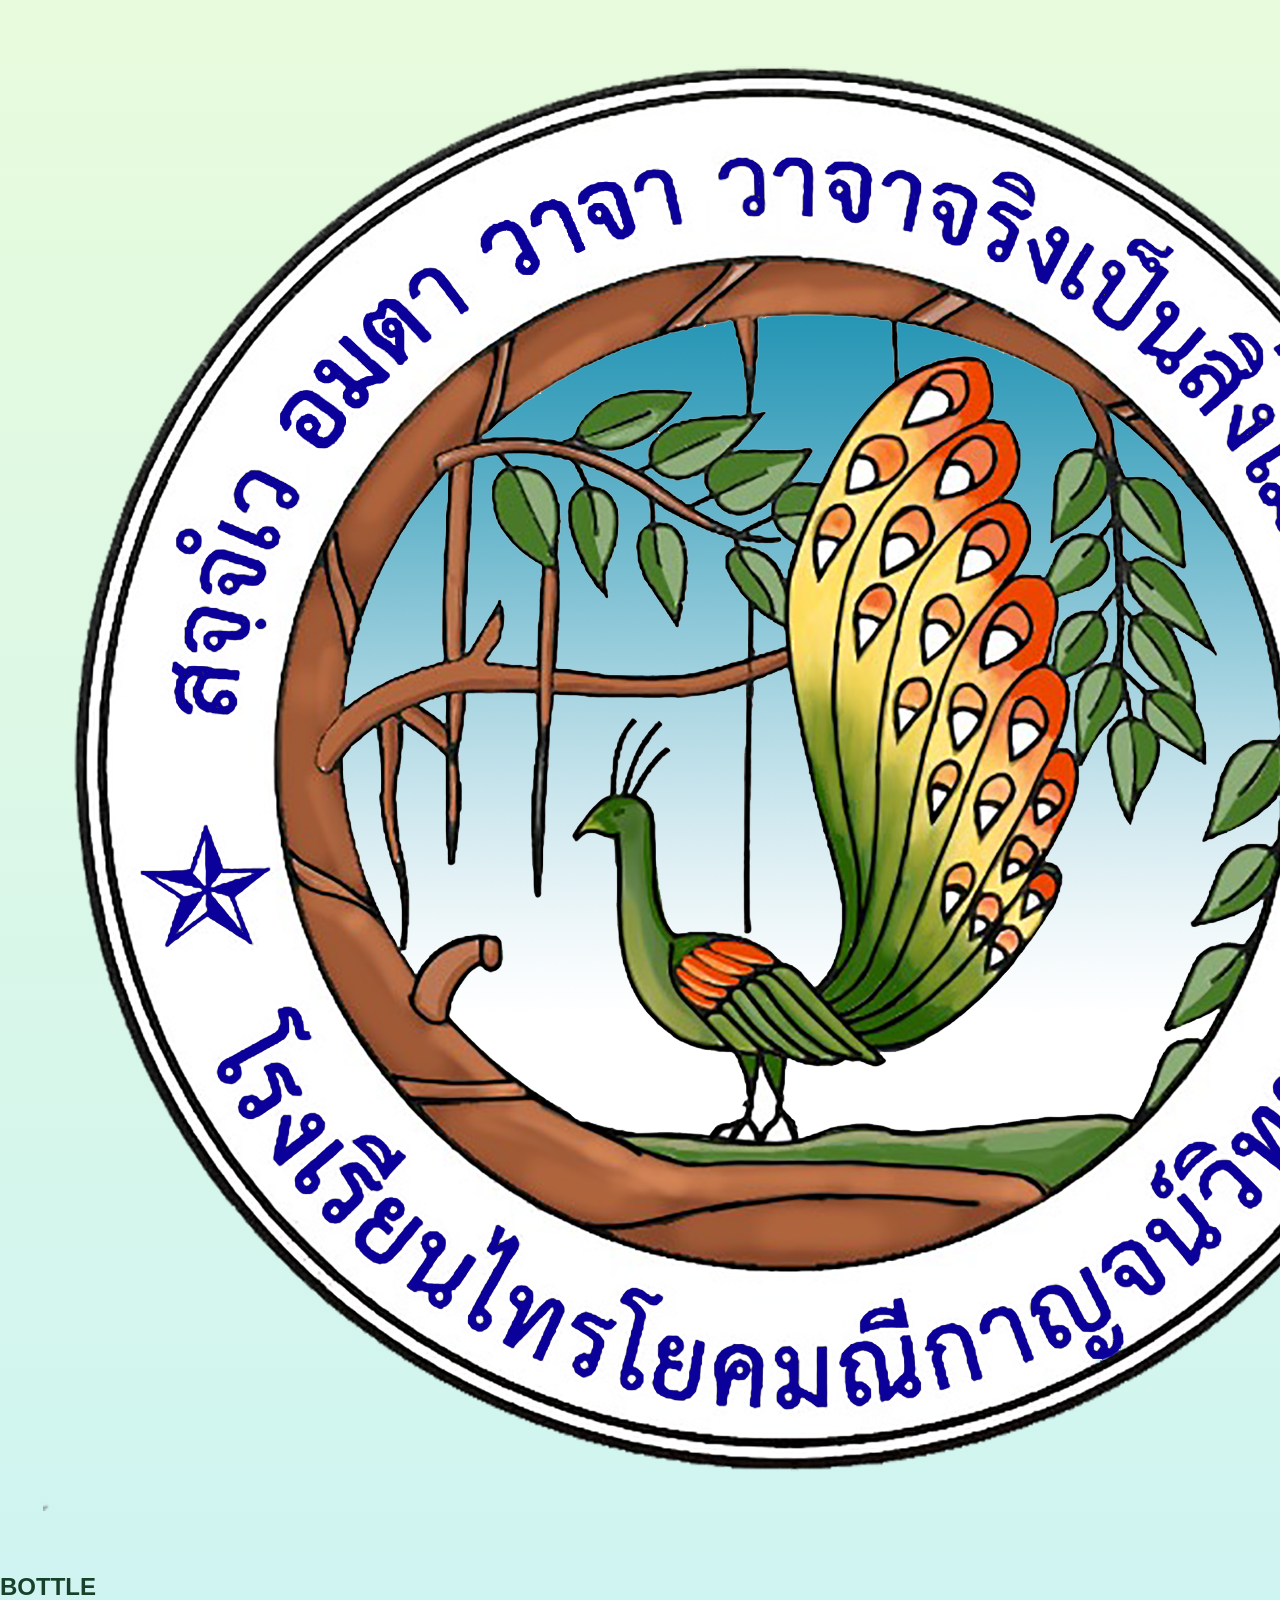
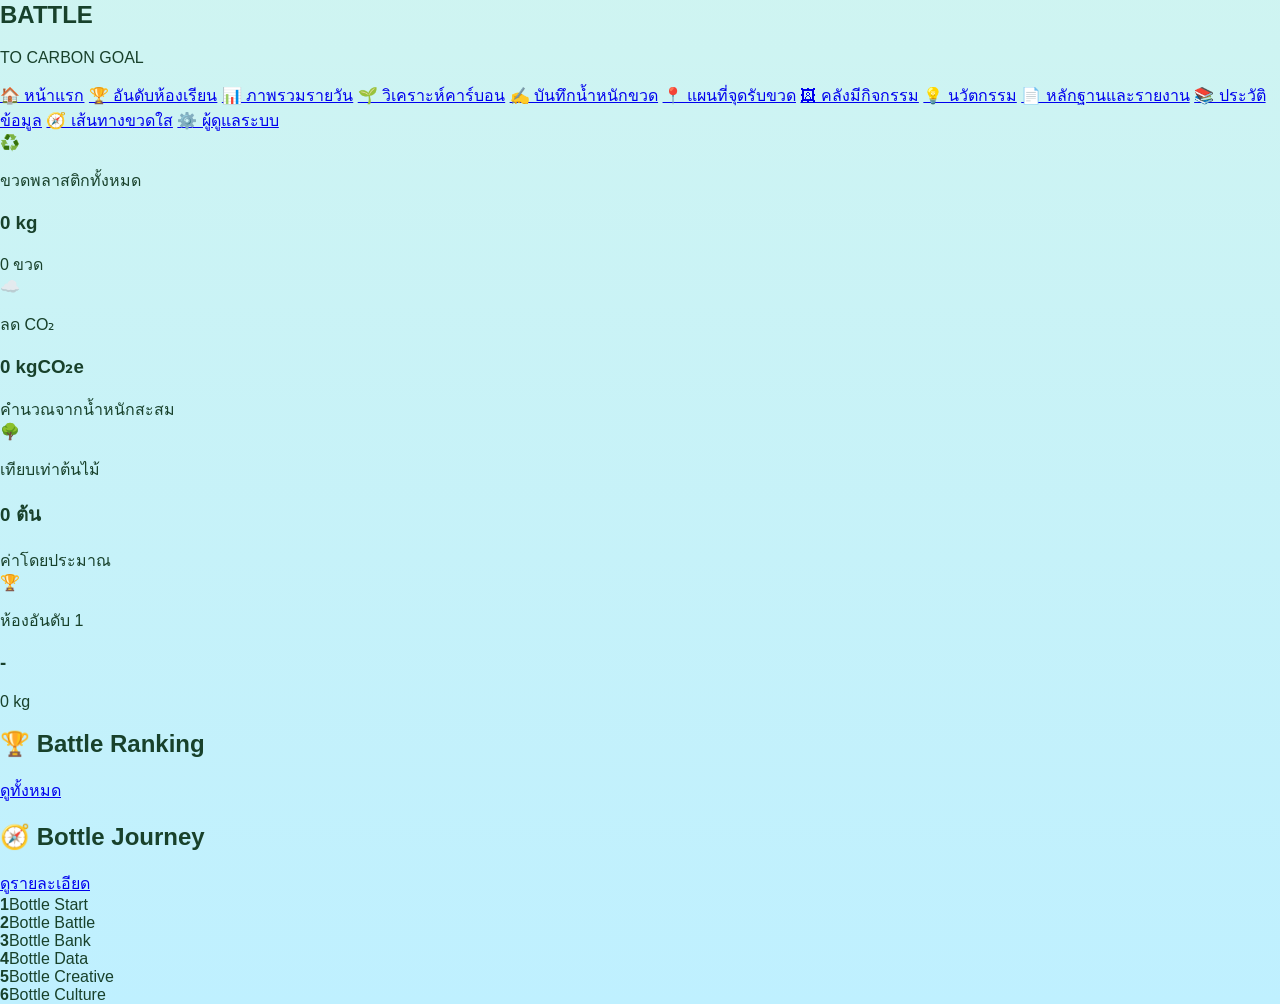
<file: index.html>
<!DOCTYPE html>
<html lang="th">
<head>
  <meta charset="UTF-8" />
  <meta name="viewport" content="width=device-width, initial-scale=1.0" />

  <title>Bottle Battle to Carbon Goal</title>

  <link rel="preconnect" href="https://fonts.googleapis.com">
  <link rel="preconnect" href="https://fonts.gstatic.com" crossorigin>
  <link href="https://fonts.googleapis.com/css2?family=Playpen+Sans+Thai:wght@400;600;700;800&display=swap" rel="stylesheet">

  <link rel="stylesheet" href="css/style.css" />
</head>

<body>
  <aside class="sidebar">
    <div class="brand">
      <div class="brand-logo">
        <img src="assets/logo.png" alt="โลโก้โรงเรียน">
      </div>

      <div class="brand-text">
        <h2>BOTTLE<br>BATTLE</h2>
        <p>TO CARBON GOAL</p>
      </div>
    </div>

    <nav class="menu">
      <a class="active" href="index.html">🏠 หน้าแรก</a>
      <a href="ranking.html">🏆 อันดับห้องเรียน</a>
      <a href="dashboard.html">📊 ภาพรวมรายวัน</a>
      <a href="carbon.html">🌱 วิเคราะห์คาร์บอน</a>
       <a href="submit.html">✍️ บันทึกน้ำหนักขวด</a>
      <a href="map.html">📍 แผนที่จุดรับขวด</a>
      <a href="gallery.html">🖼 คลังมีกิจกรรม</a>
      <a href="innovation.html">💡 นวัตกรรม</a>
      <a href="report.html">📄 หลักฐานและรายงาน</a>
      <a href="history.html">📚 ประวัติข้อมูล</a>
      <a href="journey.html">🧭 เส้นทางขวดใส</a>
      <a href="admin.html">⚙️ ผู้ดูแลระบบ</a>
    </nav>
  </aside>

  <main class="main">
    <section class="hero"></section>

    <section class="kpi-grid" id="homeKpis">
      <article class="kpi-card">
        <div class="icon">♻️</div>
        <p>ขวดพลาสติกทั้งหมด</p>
        <h3 id="totalWeight">0 kg</h3>
        <span id="totalBottles">0 ขวด</span>
      </article>

      <article class="kpi-card">
        <div class="icon">☁️</div>
        <p>ลด CO₂</p>
        <h3 id="co2Saved">0 kgCO₂e</h3>
        <span>คำนวณจากน้ำหนักสะสม</span>
      </article>

      <article class="kpi-card">
        <div class="icon">🌳</div>
        <p>เทียบเท่าต้นไม้</p>
        <h3 id="treeCount">0 ต้น</h3>
        <span>ค่าโดยประมาณ</span>
      </article>

      <article class="kpi-card">
        <div class="icon">🏆</div>
        <p>ห้องอันดับ 1</p>
        <h3 id="topClass">-</h3>
        <span id="topClassWeight">0 kg</span>
      </article>
    </section>

    <section class="content-grid">
      <article class="panel">
        <div class="panel-head">
          <h2>🏆 Battle Ranking</h2>
          <a href="ranking.html">ดูทั้งหมด</a>
        </div>

        <div class="podium" id="podium"></div>
      </article>

      <article class="panel">
        <div class="panel-head">
          <h2>🧭 Bottle Journey</h2>
          <a href="journey.html">ดูรายละเอียด</a>
        </div>

        <div class="journey">
          <div><b>1</b><span>Bottle Start</span></div>
          <div><b>2</b><span>Bottle Battle</span></div>
          <div><b>3</b><span>Bottle Bank</span></div>
          <div><b>4</b><span>Bottle Data</span></div>
          <div><b>5</b><span>Bottle Creative</span></div>
          <div><b>6</b><span>Bottle Culture</span></div>
        </div>
      </article>
    </section>
  </main>

  <script src="js/api.js"></script>
  <script src="js/app.js"></script>
</body>
</html>
</file>
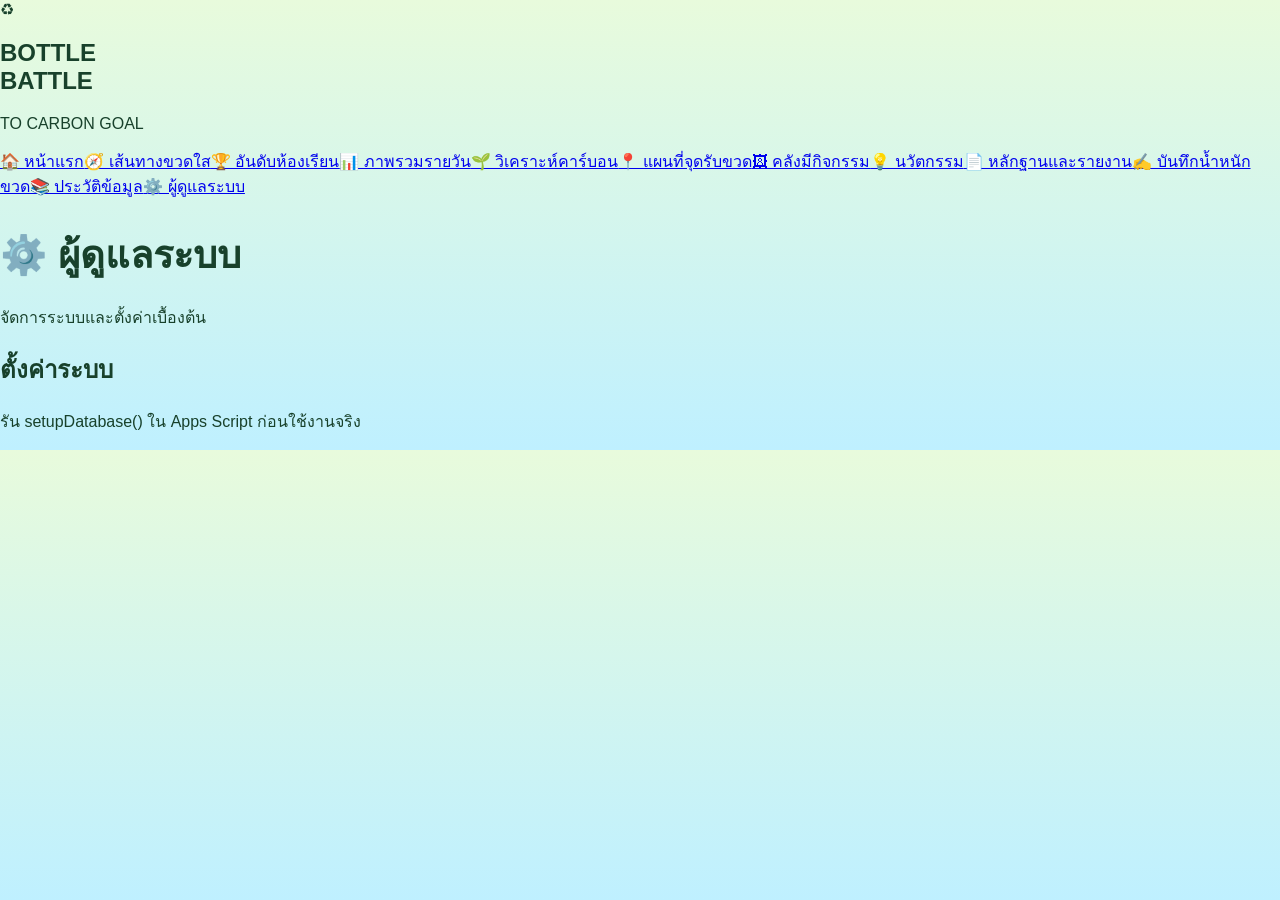
<file: admin.html>
<!DOCTYPE html><html lang="th"><head><meta charset="UTF-8"><meta name="viewport" content="width=device-width, initial-scale=1.0"><title>ผู้ดูแลระบบ | Bottle Battle</title><link rel="preconnect" href="https://fonts.googleapis.com"><link rel="preconnect" href="https://fonts.gstatic.com" crossorigin><link href="https://fonts.googleapis.com/css2?family=Playpen+Sans+Thai:wght@400;600;700;800&display=swap" rel="stylesheet"><link rel="stylesheet" href="css/style.css"></head><body><aside class="sidebar"><div class="brand"><div class="brand-logo">♻</div><div><h2>BOTTLE<br>BATTLE</h2><p>TO CARBON GOAL</p></div></div><nav class="menu"><a href="index.html">🏠 หน้าแรก</a><a href="journey.html">🧭 เส้นทางขวดใส</a><a href="ranking.html">🏆 อันดับห้องเรียน</a><a href="dashboard.html">📊 ภาพรวมรายวัน</a><a href="carbon.html">🌱 วิเคราะห์คาร์บอน</a><a href="map.html">📍 แผนที่จุดรับขวด</a><a href="gallery.html">🖼 คลังมีกิจกรรม</a><a href="innovation.html">💡 นวัตกรรม</a><a href="report.html">📄 หลักฐานและรายงาน</a><a href="submit.html">✍️ บันทึกน้ำหนักขวด</a><a href="history.html">📚 ประวัติข้อมูล</a><a href="admin.html">⚙️ ผู้ดูแลระบบ</a></nav></aside><main class="main"><header class="page-title"><h1>⚙️ ผู้ดูแลระบบ</h1><p>จัดการระบบและตั้งค่าเบื้องต้น</p></header><section class="panel"><h2>ตั้งค่าระบบ</h2><p>รัน setupDatabase() ใน Apps Script ก่อนใช้งานจริง</p></section></main><script src="js/api.js"></script><script src="js/app.js"></script></body></html>
</file>
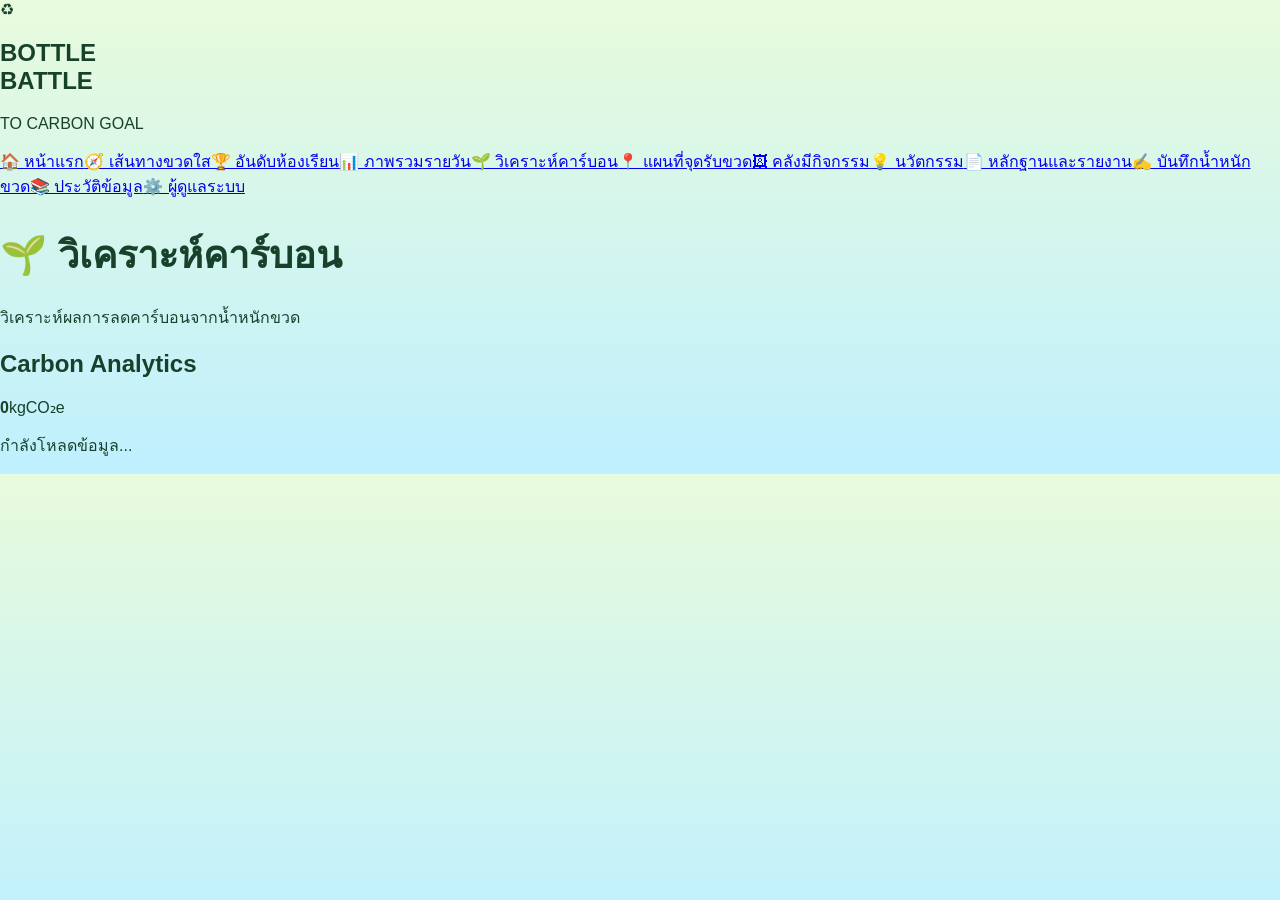
<file: carbon.html>
<!DOCTYPE html><html lang="th"><head><meta charset="UTF-8"><meta name="viewport" content="width=device-width, initial-scale=1.0"><title>วิเคราะห์คาร์บอน | Bottle Battle</title><link rel="preconnect" href="https://fonts.googleapis.com"><link rel="preconnect" href="https://fonts.gstatic.com" crossorigin><link href="https://fonts.googleapis.com/css2?family=Playpen+Sans+Thai:wght@400;600;700;800&display=swap" rel="stylesheet"><link rel="stylesheet" href="css/style.css"></head><body><aside class="sidebar"><div class="brand"><div class="brand-logo">♻</div><div><h2>BOTTLE<br>BATTLE</h2><p>TO CARBON GOAL</p></div></div><nav class="menu"><a href="index.html">🏠 หน้าแรก</a><a href="journey.html">🧭 เส้นทางขวดใส</a><a href="ranking.html">🏆 อันดับห้องเรียน</a><a href="dashboard.html">📊 ภาพรวมรายวัน</a><a href="carbon.html">🌱 วิเคราะห์คาร์บอน</a><a href="map.html">📍 แผนที่จุดรับขวด</a><a href="gallery.html">🖼 คลังมีกิจกรรม</a><a href="innovation.html">💡 นวัตกรรม</a><a href="report.html">📄 หลักฐานและรายงาน</a><a href="submit.html">✍️ บันทึกน้ำหนักขวด</a><a href="history.html">📚 ประวัติข้อมูล</a><a href="admin.html">⚙️ ผู้ดูแลระบบ</a></nav></aside><main class="main"><header class="page-title"><h1>🌱 วิเคราะห์คาร์บอน</h1><p>วิเคราะห์ผลการลดคาร์บอนจากน้ำหนักขวด</p></header><section class="panel"><h2>Carbon Analytics</h2><div class="carbon-box"><div><b id="carbonTotal">0</b><span>kgCO₂e</span></div><p id="carbonText">กำลังโหลดข้อมูล...</p></div></section></main><script src="js/api.js"></script><script src="js/app.js"></script></body></html>
</file>
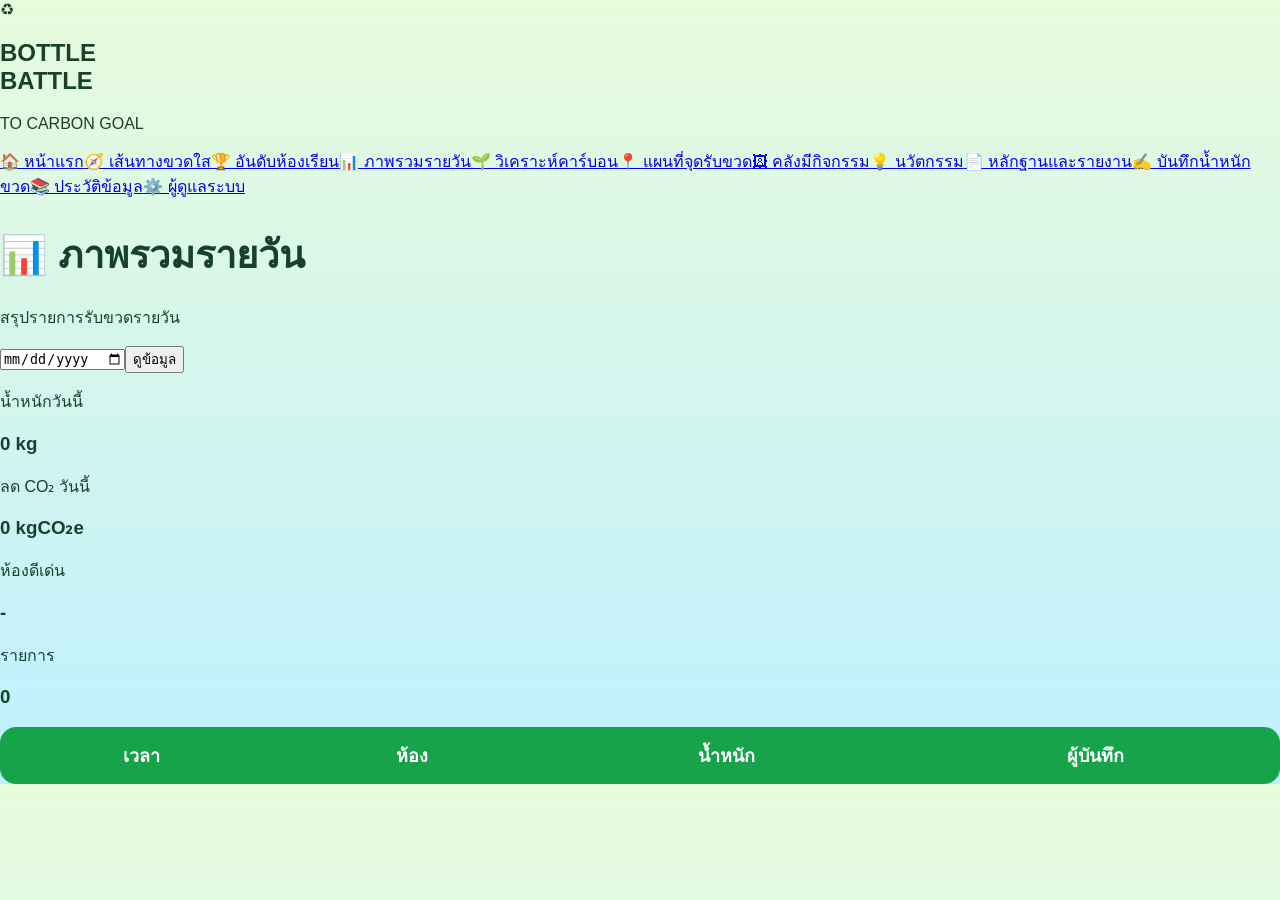
<file: dashboard.html>
<!DOCTYPE html><html lang="th"><head><meta charset="UTF-8"><meta name="viewport" content="width=device-width, initial-scale=1.0"><title>ภาพรวมรายวัน | Bottle Battle</title><link rel="preconnect" href="https://fonts.googleapis.com"><link rel="preconnect" href="https://fonts.gstatic.com" crossorigin><link href="https://fonts.googleapis.com/css2?family=Playpen+Sans+Thai:wght@400;600;700;800&display=swap" rel="stylesheet"><link rel="stylesheet" href="css/style.css"></head><body><aside class="sidebar"><div class="brand"><div class="brand-logo">♻</div><div><h2>BOTTLE<br>BATTLE</h2><p>TO CARBON GOAL</p></div></div><nav class="menu"><a href="index.html">🏠 หน้าแรก</a><a href="journey.html">🧭 เส้นทางขวดใส</a><a href="ranking.html">🏆 อันดับห้องเรียน</a><a href="dashboard.html">📊 ภาพรวมรายวัน</a><a href="carbon.html">🌱 วิเคราะห์คาร์บอน</a><a href="map.html">📍 แผนที่จุดรับขวด</a><a href="gallery.html">🖼 คลังมีกิจกรรม</a><a href="innovation.html">💡 นวัตกรรม</a><a href="report.html">📄 หลักฐานและรายงาน</a><a href="submit.html">✍️ บันทึกน้ำหนักขวด</a><a href="history.html">📚 ประวัติข้อมูล</a><a href="admin.html">⚙️ ผู้ดูแลระบบ</a></nav></aside><main class="main"><header class="page-title"><h1>📊 ภาพรวมรายวัน</h1><p>สรุปรายการรับขวดรายวัน</p></header><section class="panel form-row"><input type="date" id="dailyDate"><button id="dailyBtn">ดูข้อมูล</button></section><section class="kpi-grid"><article class="kpi-card"><p>น้ำหนักวันนี้</p><h3 id="todayWeight">0 kg</h3></article><article class="kpi-card"><p>ลด CO₂ วันนี้</p><h3 id="todayCo2">0 kgCO₂e</h3></article><article class="kpi-card"><p>ห้องดีเด่น</p><h3 id="todayTop">-</h3></article><article class="kpi-card"><p>รายการ</p><h3 id="todayCount">0</h3></article></section><section class="panel"><table><thead><tr><th>เวลา</th><th>ห้อง</th><th>น้ำหนัก</th><th>ผู้บันทึก</th></tr></thead><tbody id="dailyTable"></tbody></table></section></main><script src="js/api.js"></script><script src="js/app.js"></script></body></html>
</file>
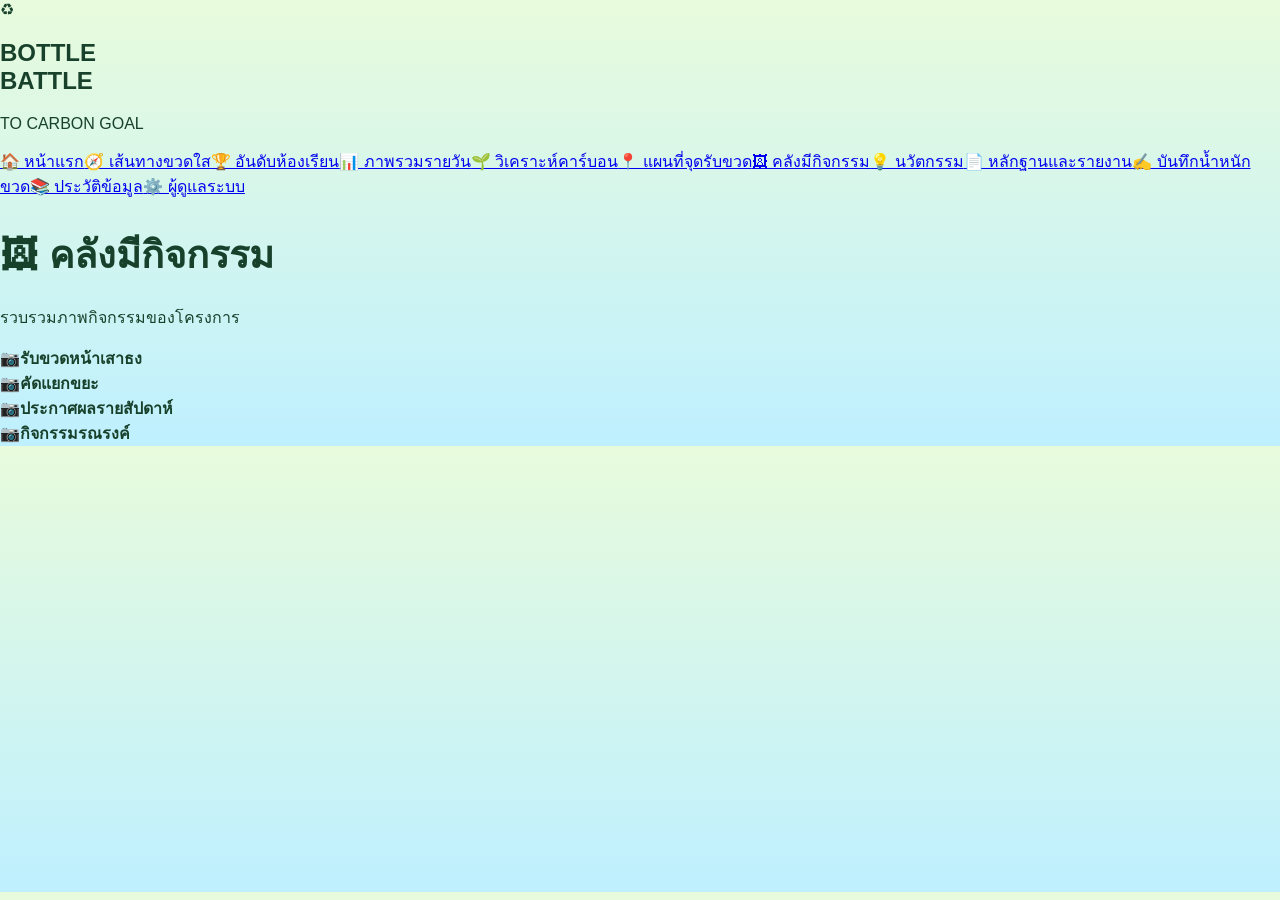
<file: gallery.html>
<!DOCTYPE html><html lang="th"><head><meta charset="UTF-8"><meta name="viewport" content="width=device-width, initial-scale=1.0"><title>คลังมีกิจกรรม | Bottle Battle</title><link rel="preconnect" href="https://fonts.googleapis.com"><link rel="preconnect" href="https://fonts.gstatic.com" crossorigin><link href="https://fonts.googleapis.com/css2?family=Playpen+Sans+Thai:wght@400;600;700;800&display=swap" rel="stylesheet"><link rel="stylesheet" href="css/style.css"></head><body><aside class="sidebar"><div class="brand"><div class="brand-logo">♻</div><div><h2>BOTTLE<br>BATTLE</h2><p>TO CARBON GOAL</p></div></div><nav class="menu"><a href="index.html">🏠 หน้าแรก</a><a href="journey.html">🧭 เส้นทางขวดใส</a><a href="ranking.html">🏆 อันดับห้องเรียน</a><a href="dashboard.html">📊 ภาพรวมรายวัน</a><a href="carbon.html">🌱 วิเคราะห์คาร์บอน</a><a href="map.html">📍 แผนที่จุดรับขวด</a><a href="gallery.html">🖼 คลังมีกิจกรรม</a><a href="innovation.html">💡 นวัตกรรม</a><a href="report.html">📄 หลักฐานและรายงาน</a><a href="submit.html">✍️ บันทึกน้ำหนักขวด</a><a href="history.html">📚 ประวัติข้อมูล</a><a href="admin.html">⚙️ ผู้ดูแลระบบ</a></nav></aside><main class="main"><header class="page-title"><h1>🖼 คลังมีกิจกรรม</h1><p>รวบรวมภาพกิจกรรมของโครงการ</p></header><section class="gallery"><article>📷<b>รับขวดหน้าเสาธง</b></article><article>📷<b>คัดแยกขยะ</b></article><article>📷<b>ประกาศผลรายสัปดาห์</b></article><article>📷<b>กิจกรรมรณรงค์</b></article></section></main><script src="js/api.js"></script><script src="js/app.js"></script></body></html>
</file>
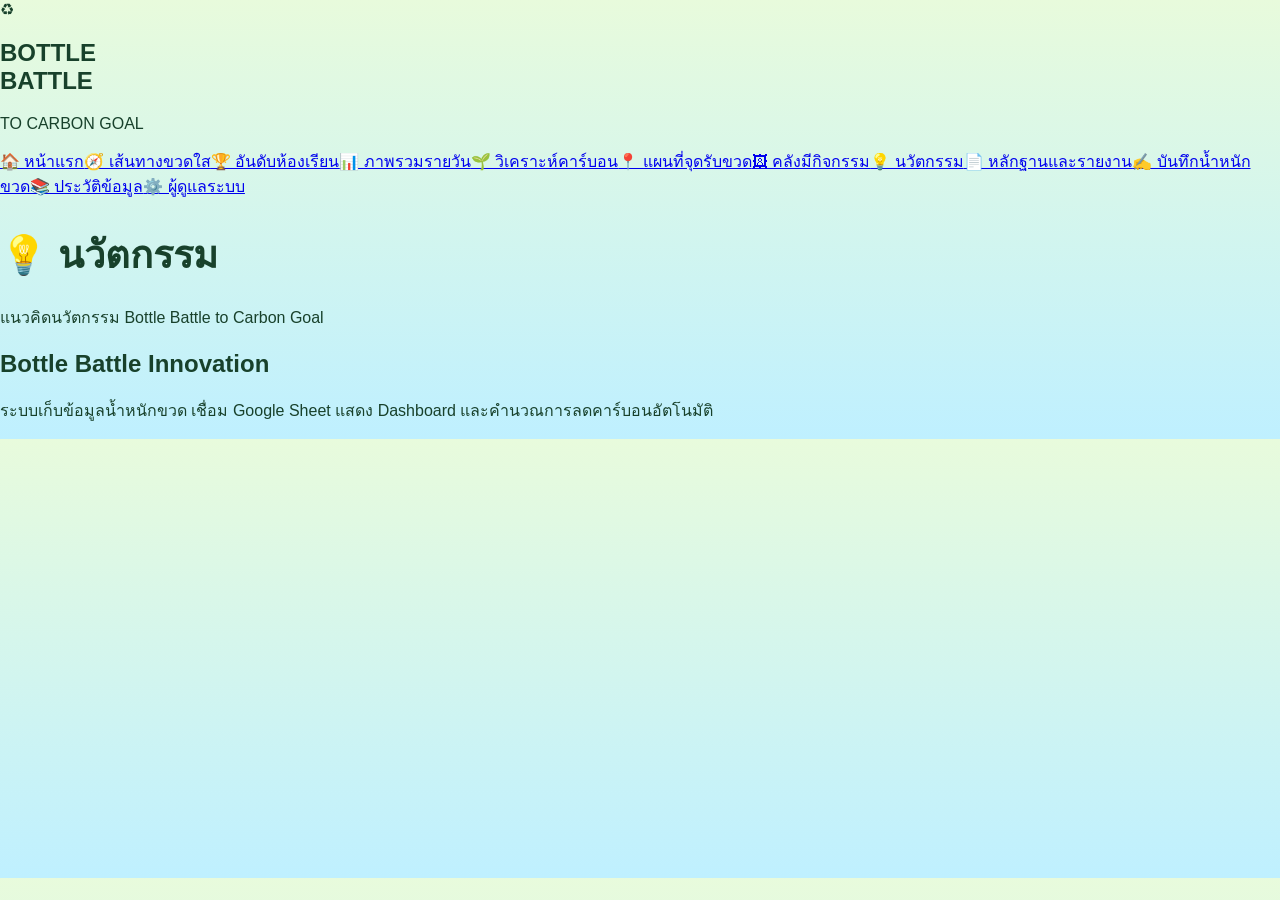
<file: innovation.html>
<!DOCTYPE html><html lang="th"><head><meta charset="UTF-8"><meta name="viewport" content="width=device-width, initial-scale=1.0"><title>นวัตกรรม | Bottle Battle</title><link rel="preconnect" href="https://fonts.googleapis.com"><link rel="preconnect" href="https://fonts.gstatic.com" crossorigin><link href="https://fonts.googleapis.com/css2?family=Playpen+Sans+Thai:wght@400;600;700;800&display=swap" rel="stylesheet"><link rel="stylesheet" href="css/style.css"></head><body><aside class="sidebar"><div class="brand"><div class="brand-logo">♻</div><div><h2>BOTTLE<br>BATTLE</h2><p>TO CARBON GOAL</p></div></div><nav class="menu"><a href="index.html">🏠 หน้าแรก</a><a href="journey.html">🧭 เส้นทางขวดใส</a><a href="ranking.html">🏆 อันดับห้องเรียน</a><a href="dashboard.html">📊 ภาพรวมรายวัน</a><a href="carbon.html">🌱 วิเคราะห์คาร์บอน</a><a href="map.html">📍 แผนที่จุดรับขวด</a><a href="gallery.html">🖼 คลังมีกิจกรรม</a><a href="innovation.html">💡 นวัตกรรม</a><a href="report.html">📄 หลักฐานและรายงาน</a><a href="submit.html">✍️ บันทึกน้ำหนักขวด</a><a href="history.html">📚 ประวัติข้อมูล</a><a href="admin.html">⚙️ ผู้ดูแลระบบ</a></nav></aside><main class="main"><header class="page-title"><h1>💡 นวัตกรรม</h1><p>แนวคิดนวัตกรรม Bottle Battle to Carbon Goal</p></header><section class="panel"><h2>Bottle Battle Innovation</h2><p>ระบบเก็บข้อมูลน้ำหนักขวด เชื่อม Google Sheet แสดง Dashboard และคำนวณการลดคาร์บอนอัตโนมัติ</p></section></main><script src="js/api.js"></script><script src="js/app.js"></script></body></html>
</file>
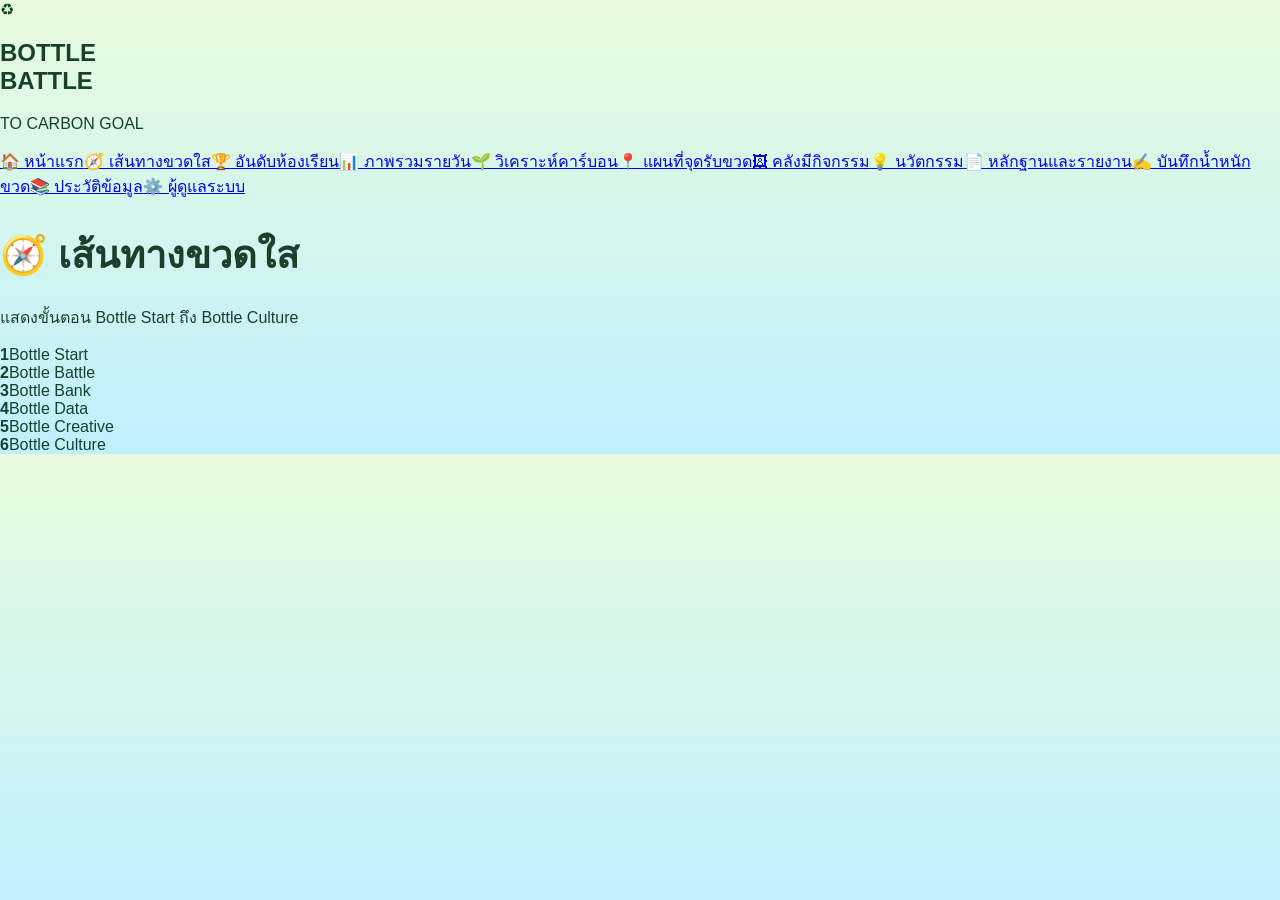
<file: journey.html>
<!DOCTYPE html><html lang="th"><head><meta charset="UTF-8"><meta name="viewport" content="width=device-width, initial-scale=1.0"><title>เส้นทางขวดใส | Bottle Battle</title><link rel="preconnect" href="https://fonts.googleapis.com"><link rel="preconnect" href="https://fonts.gstatic.com" crossorigin><link href="https://fonts.googleapis.com/css2?family=Playpen+Sans+Thai:wght@400;600;700;800&display=swap" rel="stylesheet"><link rel="stylesheet" href="css/style.css"></head><body><aside class="sidebar"><div class="brand"><div class="brand-logo">♻</div><div><h2>BOTTLE<br>BATTLE</h2><p>TO CARBON GOAL</p></div></div><nav class="menu"><a href="index.html">🏠 หน้าแรก</a><a href="journey.html">🧭 เส้นทางขวดใส</a><a href="ranking.html">🏆 อันดับห้องเรียน</a><a href="dashboard.html">📊 ภาพรวมรายวัน</a><a href="carbon.html">🌱 วิเคราะห์คาร์บอน</a><a href="map.html">📍 แผนที่จุดรับขวด</a><a href="gallery.html">🖼 คลังมีกิจกรรม</a><a href="innovation.html">💡 นวัตกรรม</a><a href="report.html">📄 หลักฐานและรายงาน</a><a href="submit.html">✍️ บันทึกน้ำหนักขวด</a><a href="history.html">📚 ประวัติข้อมูล</a><a href="admin.html">⚙️ ผู้ดูแลระบบ</a></nav></aside><main class="main"><header class="page-title"><h1>🧭 เส้นทางขวดใส</h1><p>แสดงขั้นตอน Bottle Start ถึง Bottle Culture</p></header><section class="panel"><div class="journey big"><div><b>1</b><span>Bottle Start</span></div><div><b>2</b><span>Bottle Battle</span></div><div><b>3</b><span>Bottle Bank</span></div><div><b>4</b><span>Bottle Data</span></div><div><b>5</b><span>Bottle Creative</span></div><div><b>6</b><span>Bottle Culture</span></div></div></section></main><script src="js/api.js"></script><script src="js/app.js"></script></body></html>
</file>
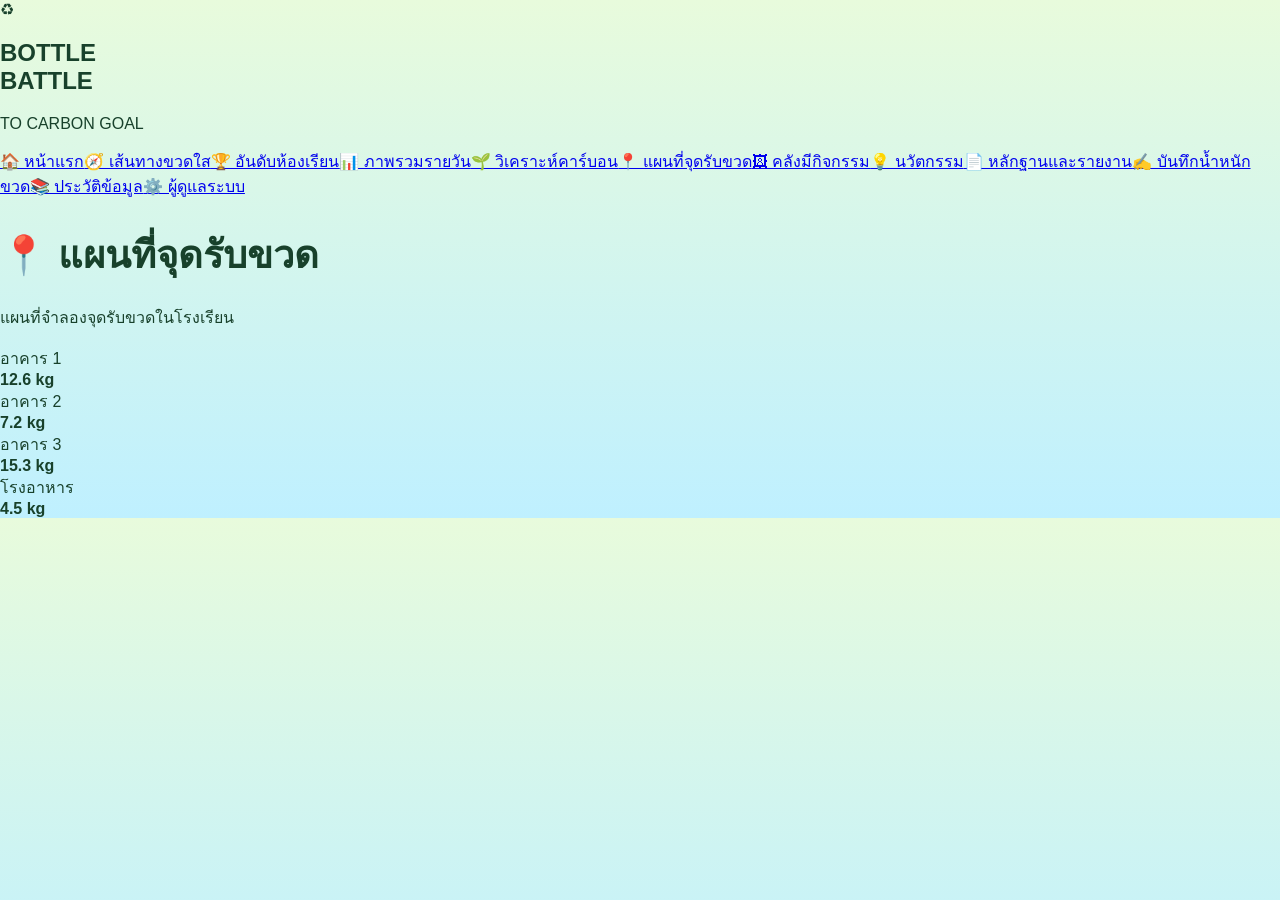
<file: map.html>
<!DOCTYPE html><html lang="th"><head><meta charset="UTF-8"><meta name="viewport" content="width=device-width, initial-scale=1.0"><title>แผนที่จุดรับขวด | Bottle Battle</title><link rel="preconnect" href="https://fonts.googleapis.com"><link rel="preconnect" href="https://fonts.gstatic.com" crossorigin><link href="https://fonts.googleapis.com/css2?family=Playpen+Sans+Thai:wght@400;600;700;800&display=swap" rel="stylesheet"><link rel="stylesheet" href="css/style.css"></head><body><aside class="sidebar"><div class="brand"><div class="brand-logo">♻</div><div><h2>BOTTLE<br>BATTLE</h2><p>TO CARBON GOAL</p></div></div><nav class="menu"><a href="index.html">🏠 หน้าแรก</a><a href="journey.html">🧭 เส้นทางขวดใส</a><a href="ranking.html">🏆 อันดับห้องเรียน</a><a href="dashboard.html">📊 ภาพรวมรายวัน</a><a href="carbon.html">🌱 วิเคราะห์คาร์บอน</a><a href="map.html">📍 แผนที่จุดรับขวด</a><a href="gallery.html">🖼 คลังมีกิจกรรม</a><a href="innovation.html">💡 นวัตกรรม</a><a href="report.html">📄 หลักฐานและรายงาน</a><a href="submit.html">✍️ บันทึกน้ำหนักขวด</a><a href="history.html">📚 ประวัติข้อมูล</a><a href="admin.html">⚙️ ผู้ดูแลระบบ</a></nav></aside><main class="main"><header class="page-title"><h1>📍 แผนที่จุดรับขวด</h1><p>แผนที่จำลองจุดรับขวดในโรงเรียน</p></header><section class="panel map"><div>อาคาร 1<br><b>12.6 kg</b></div><div>อาคาร 2<br><b>7.2 kg</b></div><div>อาคาร 3<br><b>15.3 kg</b></div><div>โรงอาหาร<br><b>4.5 kg</b></div></section></main><script src="js/api.js"></script><script src="js/app.js"></script></body></html>
</file>
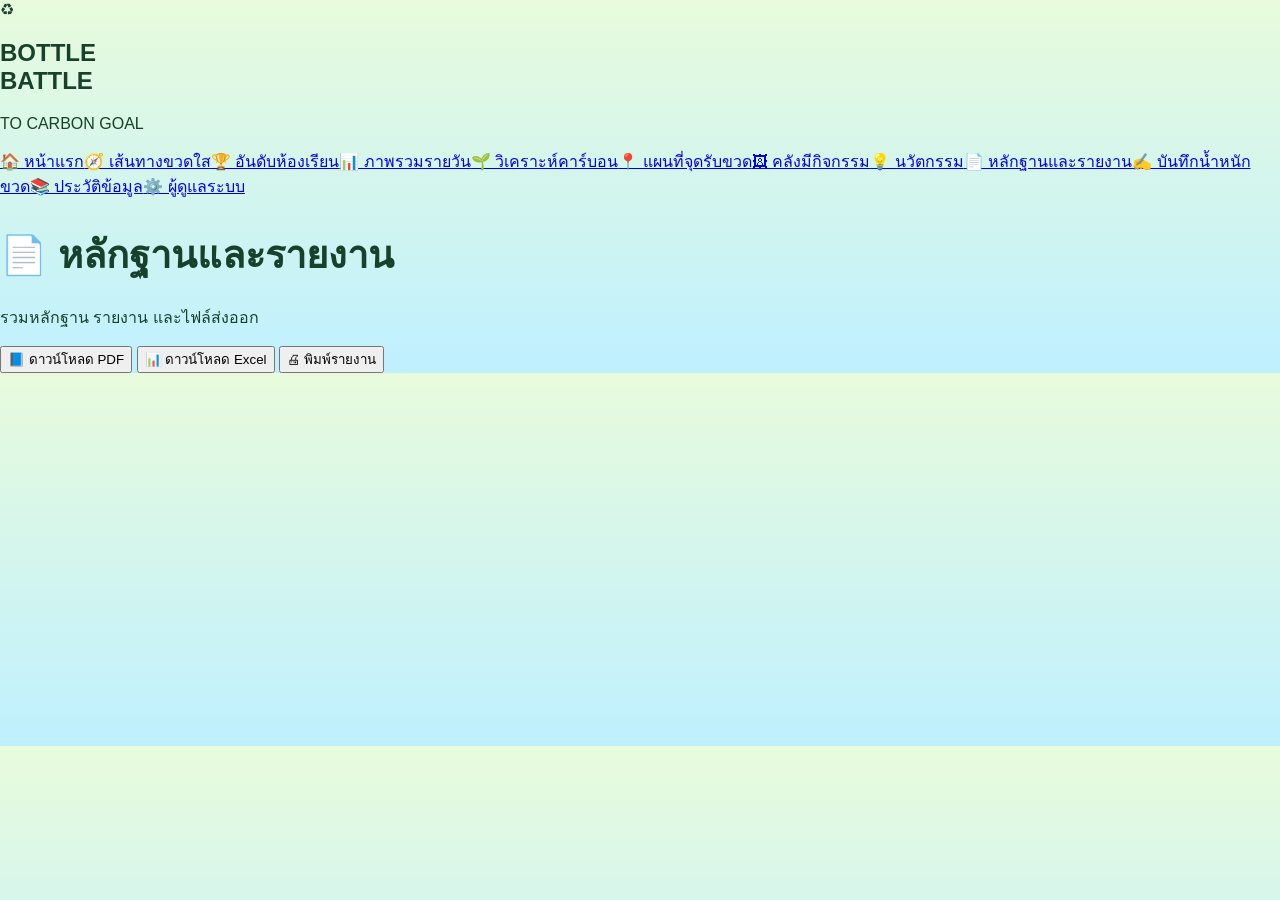
<file: report.html>
<!DOCTYPE html><html lang="th"><head><meta charset="UTF-8"><meta name="viewport" content="width=device-width, initial-scale=1.0"><title>หลักฐานและรายงาน | Bottle Battle</title><link rel="preconnect" href="https://fonts.googleapis.com"><link rel="preconnect" href="https://fonts.gstatic.com" crossorigin><link href="https://fonts.googleapis.com/css2?family=Playpen+Sans+Thai:wght@400;600;700;800&display=swap" rel="stylesheet"><link rel="stylesheet" href="css/style.css"></head><body><aside class="sidebar"><div class="brand"><div class="brand-logo">♻</div><div><h2>BOTTLE<br>BATTLE</h2><p>TO CARBON GOAL</p></div></div><nav class="menu"><a href="index.html">🏠 หน้าแรก</a><a href="journey.html">🧭 เส้นทางขวดใส</a><a href="ranking.html">🏆 อันดับห้องเรียน</a><a href="dashboard.html">📊 ภาพรวมรายวัน</a><a href="carbon.html">🌱 วิเคราะห์คาร์บอน</a><a href="map.html">📍 แผนที่จุดรับขวด</a><a href="gallery.html">🖼 คลังมีกิจกรรม</a><a href="innovation.html">💡 นวัตกรรม</a><a href="report.html">📄 หลักฐานและรายงาน</a><a href="submit.html">✍️ บันทึกน้ำหนักขวด</a><a href="history.html">📚 ประวัติข้อมูล</a><a href="admin.html">⚙️ ผู้ดูแลระบบ</a></nav></aside><main class="main"><header class="page-title"><h1>📄 หลักฐานและรายงาน</h1><p>รวมหลักฐาน รายงาน และไฟล์ส่งออก</p></header><section class="panel"><button>📘 ดาวน์โหลด PDF</button> <button>📊 ดาวน์โหลด Excel</button> <button>🖨 พิมพ์รายงาน</button></section></main><script src="js/api.js"></script><script src="js/app.js"></script></body></html>
</file>
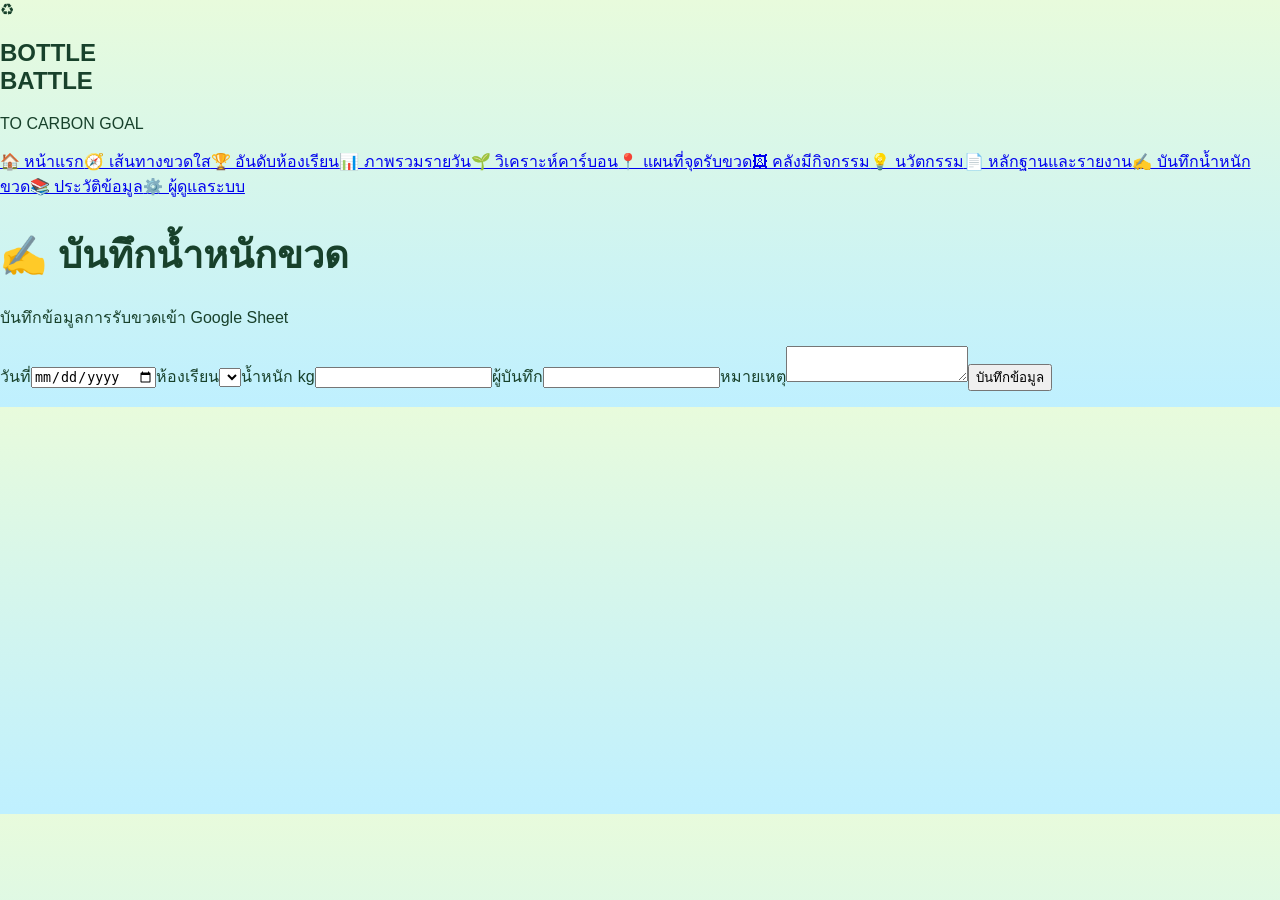
<file: submit.html>
<!DOCTYPE html><html lang="th"><head><meta charset="UTF-8"><meta name="viewport" content="width=device-width, initial-scale=1.0"><title>บันทึกน้ำหนักขวด | Bottle Battle</title><link rel="preconnect" href="https://fonts.googleapis.com"><link rel="preconnect" href="https://fonts.gstatic.com" crossorigin><link href="https://fonts.googleapis.com/css2?family=Playpen+Sans+Thai:wght@400;600;700;800&display=swap" rel="stylesheet"><link rel="stylesheet" href="css/style.css"></head><body><aside class="sidebar"><div class="brand"><div class="brand-logo">♻</div><div><h2>BOTTLE<br>BATTLE</h2><p>TO CARBON GOAL</p></div></div><nav class="menu"><a href="index.html">🏠 หน้าแรก</a><a href="journey.html">🧭 เส้นทางขวดใส</a><a href="ranking.html">🏆 อันดับห้องเรียน</a><a href="dashboard.html">📊 ภาพรวมรายวัน</a><a href="carbon.html">🌱 วิเคราะห์คาร์บอน</a><a href="map.html">📍 แผนที่จุดรับขวด</a><a href="gallery.html">🖼 คลังมีกิจกรรม</a><a href="innovation.html">💡 นวัตกรรม</a><a href="report.html">📄 หลักฐานและรายงาน</a><a href="submit.html">✍️ บันทึกน้ำหนักขวด</a><a href="history.html">📚 ประวัติข้อมูล</a><a href="admin.html">⚙️ ผู้ดูแลระบบ</a></nav></aside><main class="main"><header class="page-title"><h1>✍️ บันทึกน้ำหนักขวด</h1><p>บันทึกข้อมูลการรับขวดเข้า Google Sheet</p></header><section class="panel"><form id="submitForm"><label>วันที่<input type="date" name="date" required></label><label>ห้องเรียน<select name="className" id="classSelect" required></select></label><label>น้ำหนัก kg<input type="number" name="weightKg" step="0.01" required></label><label>ผู้บันทึก<input name="recorder" required></label><label>หมายเหตุ<textarea name="note"></textarea></label><button>บันทึกข้อมูล</button><p id="submitMsg"></p></form></section></main><script src="js/api.js"></script><script src="js/app.js"></script></body></html>
</file>
<file: css/style.css>
* {
  box-sizing: border-box;
}

body {
  margin: 0;
  font-family: "Prompt", sans-serif;
  background: linear-gradient(180deg, #e8fbdc, #bff0ff);
  color: #18412b;
}

.page {
  max-width: 1100px;
  margin: auto;
  padding: 24px;
  text-align: center;
}

h1 {
  font-size: 38px;
  margin-bottom: 20px;
}

.podium-box {
  position: relative;
  width: 100%;
  max-width: 950px;
  margin: auto;
}

.podium-img {
  width: 100%;
  display: block;
  border-radius: 28px;
  box-shadow: 0 14px 35px rgba(0,0,0,.18);
}

.top {
  position: absolute;
  transform: translateX(-50%);
  text-align: center;
  font-weight: 900;
  color: #2b1600;
  text-shadow:
    0 2px 0 #fff,
    0 4px 10px rgba(255,255,255,.9);
}

.top1 {
  left: 50%;
  top: 56%;
}

.top2 {
  left: 25%;
  top: 61%;
}

.top3 {
  left: 75%;
  top: 62%;
}

.rank-no {
  font-size: 46px;
  line-height: 1;
}

.rank-room {
  font-size: 30px;
  margin-top: 4px;
}

.rank-weight {
  font-size: 24px;
  margin-top: 2px;
}

.table-card {
  background: white;
  margin-top: 24px;
  padding: 20px;
  border-radius: 24px;
  box-shadow: 0 10px 25px rgba(0,0,0,.12);
}

table {
  width: 100%;
  border-collapse: collapse;
  overflow: hidden;
  border-radius: 16px;
}

th {
  background: #16a34a;
  color: white;
  padding: 14px;
  font-size: 18px;
}

td {
  padding: 13px;
  border-bottom: 1px solid #e5e7eb;
  font-size: 17px;
}

tr:nth-child(even) {
  background: #f0fdf4;
}

@media (max-width: 650px) {
  h1 {
    font-size: 28px;
  }

  .rank-no {
    font-size: 28px;
  }

  .rank-room {
    font-size: 17px;
  }

  .rank-weight {
    font-size: 14px;
  }

  .top1 {
    top: 56%;
  }

  .top2 {
    top: 61%;
  }

  .top3 {
    top: 62%;
  }
}
</file>
